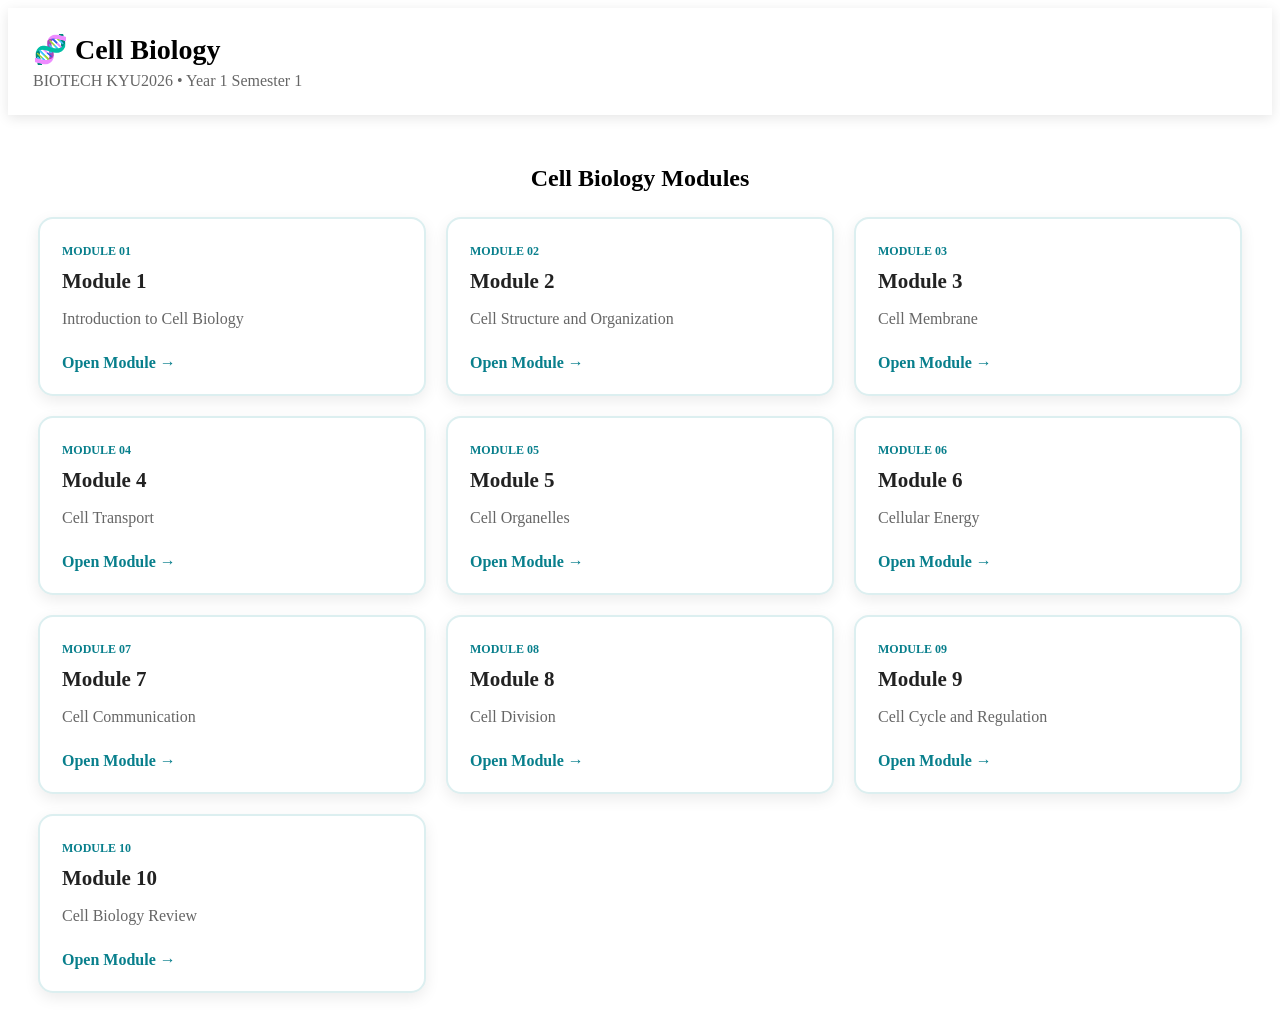
<file: cellbiology.html>
<!DOCTYPE html>
<html lang="en">

<head>
    <meta charset="UTF-8">
    <meta name="viewport" content="width=device-width, initial-scale=1.0">

    <title>Cell Biology | BIOTECH KYU2026</title>

    <link rel="stylesheet" href="style.css">
</head>

<body>

    <header class="unit-header">

        <div>
            <h1>🧬 Cell Biology</h1>
            <p>BIOTECH KYU2026 • Year 1 Semester 1</p>
        </div>

    </header>


    <main class="modules-container">

        <h2>Cell Biology Modules</h2>

        <div class="modules-grid">


            <!-- MODULE 1 -->
            <a href="modules/cell-module-1.html" class="module-card">
                <span class="module-number">MODULE 01</span>
                <h3>Module 1</h3>
                <p>Introduction to Cell Biology</p>
                <span class="open-module">Open Module →</span>
            </a>


            <!-- MODULE 2 -->
            <a href="modules/cell-module-2.html" class="module-card">
                <span class="module-number">MODULE 02</span>
                <h3>Module 2</h3>
                <p>Cell Structure and Organization</p>
                <span class="open-module">Open Module →</span>
            </a>


            <!-- MODULE 3 -->
            <a href="modules/cell-module-3.html" class="module-card">
                <span class="module-number">MODULE 03</span>
                <h3>Module 3</h3>
                <p>Cell Membrane</p>
                <span class="open-module">Open Module →</span>
            </a>


            <!-- MODULE 4 -->
            <a href="modules/cell-module-4.html" class="module-card">
                <span class="module-number">MODULE 04</span>
                <h3>Module 4</h3>
                <p>Cell Transport</p>
                <span class="open-module">Open Module →</span>
            </a>


            <!-- MODULE 5 -->
            <a href="modules/cell-module-5.html" class="module-card">
                <span class="module-number">MODULE 05</span>
                <h3>Module 5</h3>
                <p>Cell Organelles</p>
                <span class="open-module">Open Module →</span>
            </a>


            <!-- MODULE 6 -->
            <a href="modules/cell-module-6.html" class="module-card">
                <span class="module-number">MODULE 06</span>
                <h3>Module 6</h3>
                <p>Cellular Energy</p>
                <span class="open-module">Open Module →</span>
            </a>


            <!-- MODULE 7 -->
            <a href="modules/cell-module-7.html" class="module-card">
                <span class="module-number">MODULE 07</span>
                <h3>Module 7</h3>
                <p>Cell Communication</p>
                <span class="open-module">Open Module →</span>
            </a>


            <!-- MODULE 8 -->
            <a href="modules/cell-module-8.html" class="module-card">
                <span class="module-number">MODULE 08</span>
                <h3>Module 8</h3>
                <p>Cell Division</p>
                <span class="open-module">Open Module →</span>
            </a>


            <!-- MODULE 9 -->
            <a href="modules/cell-module-9.html" class="module-card">
                <span class="module-number">MODULE 09</span>
                <h3>Module 9</h3>
                <p>Cell Cycle and Regulation</p>
                <span class="open-module">Open Module →</span>
            </a>


            <!-- MODULE 10 -->
            <a href="modules/cell-module-10.html" class="module-card">
                <span class="module-number">MODULE 10</span>
                <h3>Module 10</h3>
                <p>Cell Biology Review</p>
                <span class="open-module">Open Module →</span>
            </a>


        </div>

    </main>

</body>
</html>
</file>
<file: style.css>
.unit-header {
    display: flex;
    align-items: center;
    padding: 25px;
    background: white;
    box-shadow: 0 3px 12px rgba(0,0,0,0.1);
}

.unit-header h1 {
    margin: 0;
    font-size: 28px;
}

.unit-header p {
    margin: 6px 0 0;
    color: #666;
}


.modules-container {
    padding: 30px;
}

.modules-container > h2 {
    text-align: center;
    margin-bottom: 25px;
}


.modules-grid {
    display: grid;
    grid-template-columns: repeat(3, 1fr);
    gap: 20px;
}


.module-card {
    display: block;
    text-decoration: none;
    color: #222;
    background: white;
    padding: 22px;
    border-radius: 15px;
    border: 2px solid #dceff0;
    box-shadow: 0 5px 15px rgba(0,0,0,0.08);
    transition: 0.3s;
}


.module-card:hover {
    transform: translateY(-5px);
    border-color: #16a085;
    box-shadow: 0 8px 20px rgba(0,0,0,0.15);
}


.module-number {
    font-size: 12px;
    font-weight: bold;
    color: #087f8c;
}


.module-card h3 {
    margin: 10px 0 5px;
    font-size: 21px;
}


.module-card p {
    color: #666;
}


.open-module {
    display: inline-block;
    margin-top: 10px;
    color: #087f8c;
    font-weight: bold;
}


/* PHONE */
@media (max-width: 600px) {

    .modules-container {
        padding: 15px;
    }

    .modules-grid {
        grid-template-columns: 1fr;
    }

    .unit-header h1 {
        font-size: 22px;
    }

}
</file>
